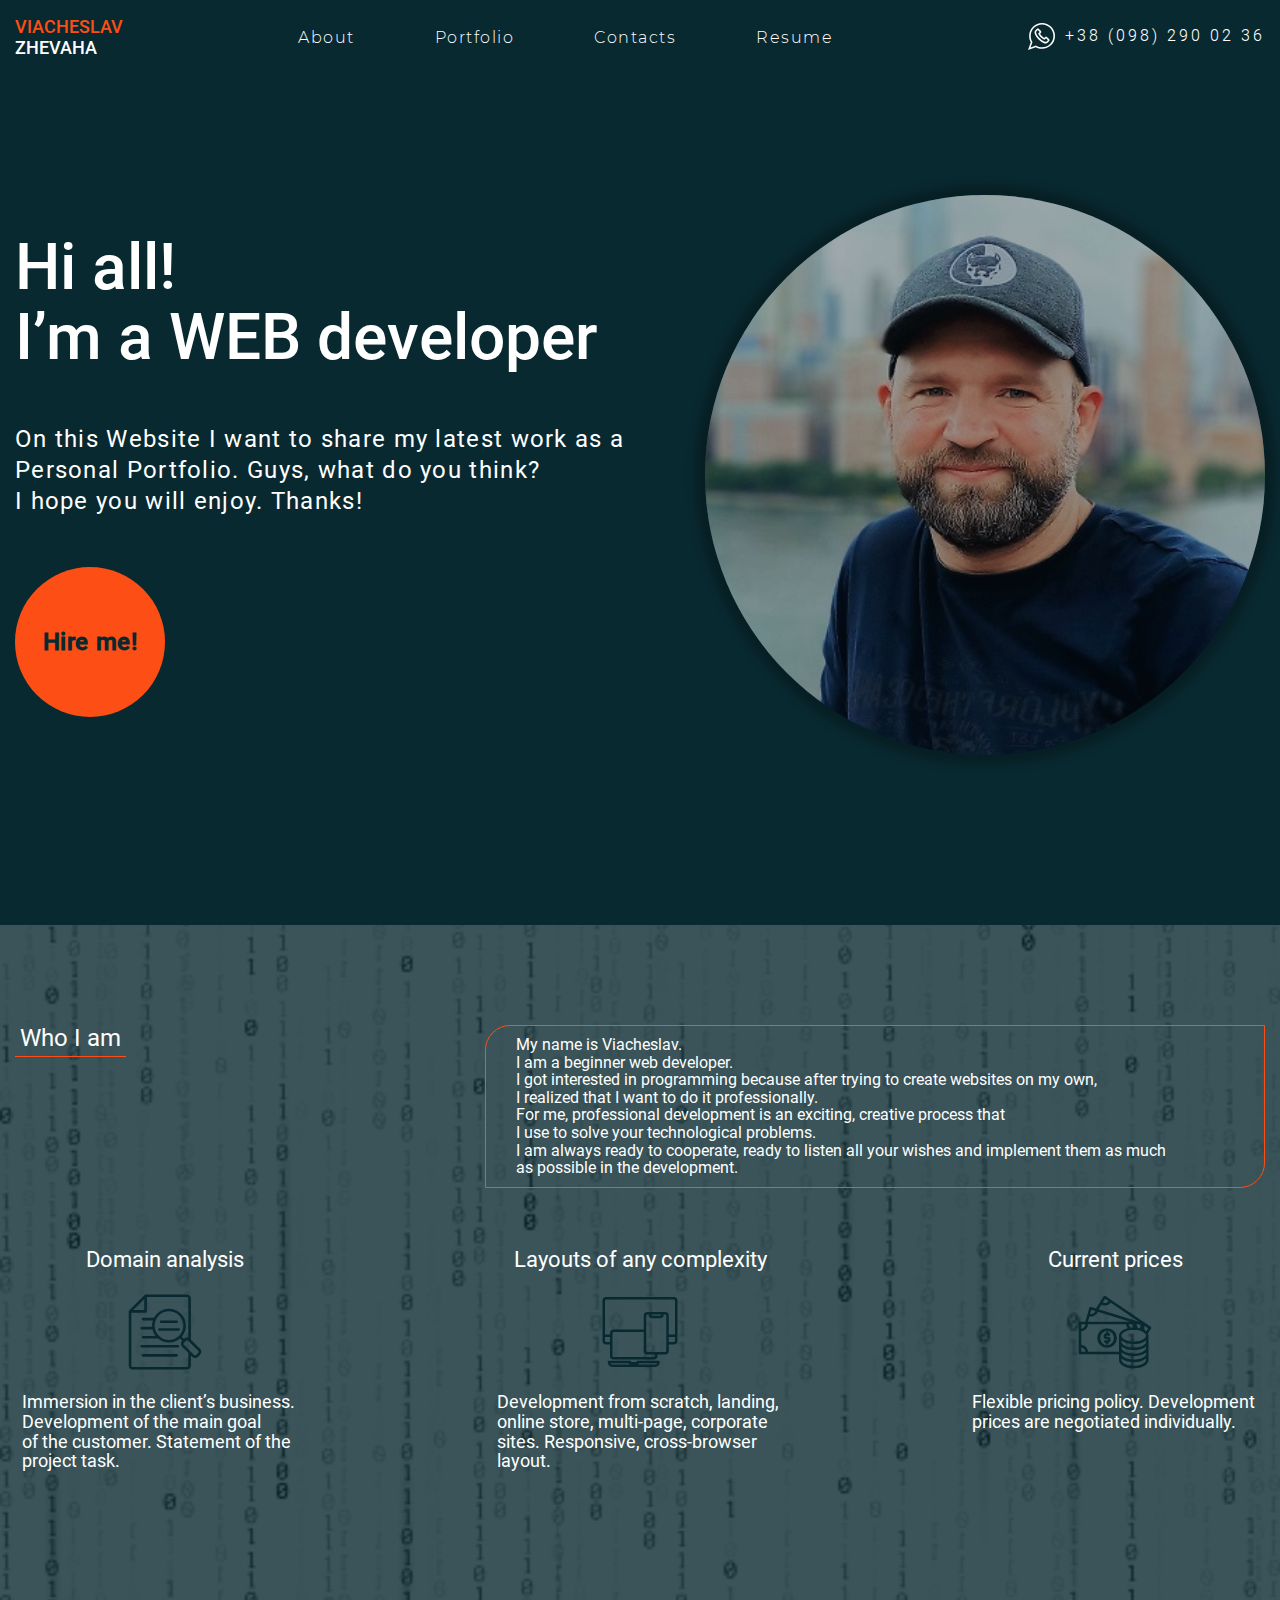
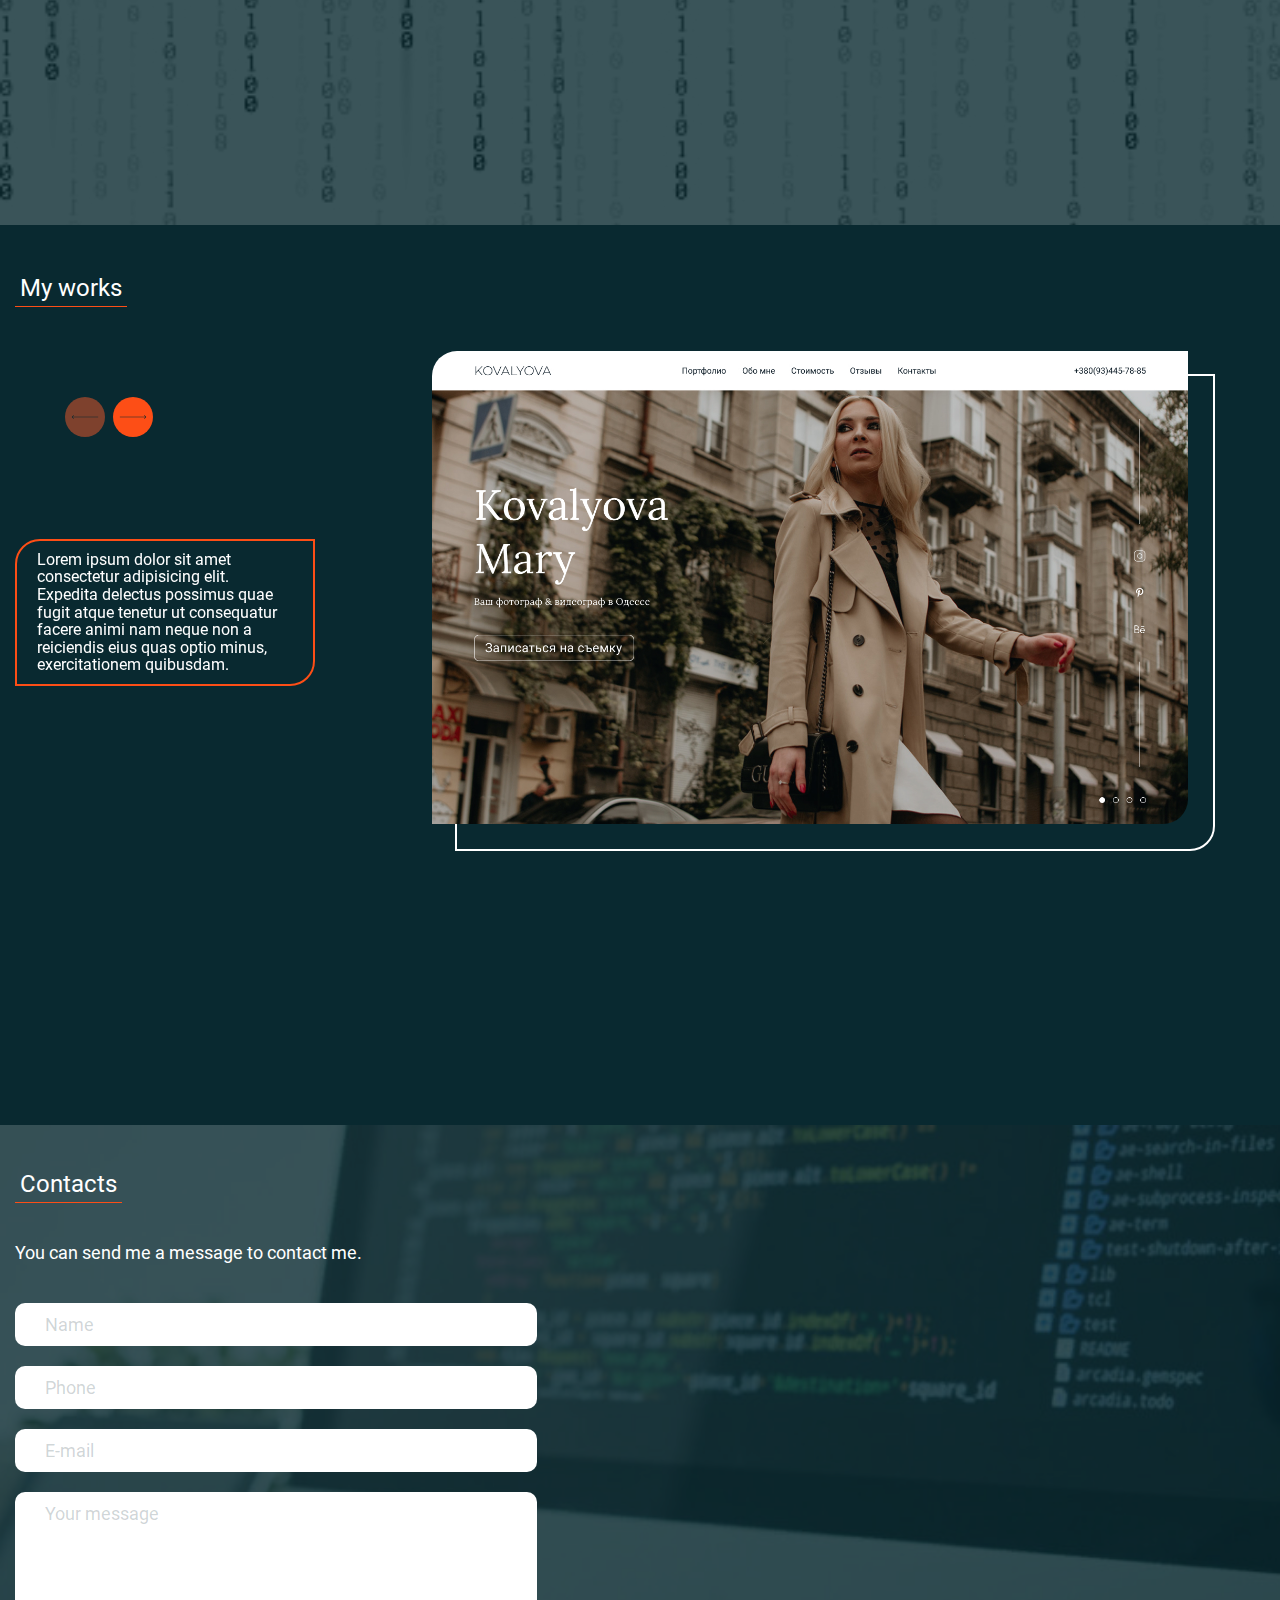
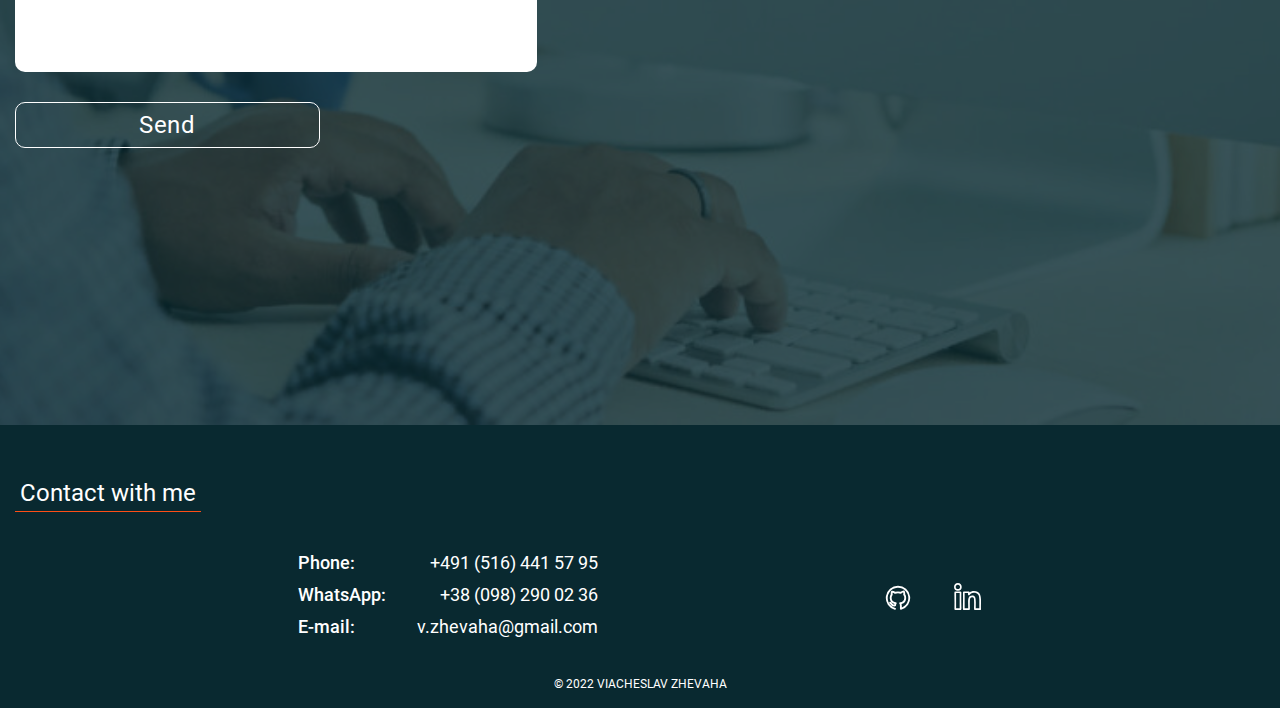
<file: index.html>
<!DOCTYPE html>
<html lang="en">

<head>
	<meta charset="UTF-8">
	<meta http-equiv="X-UA-Compatible" content="IE=edge">
	<meta name="viewport" content="width=device-width, initial-scale=1.0">
	<title>Portfolio Zhevaha Viacheslav</title>
	<link rel="stylesheet" href="css/style.min.css">
</head>

<body>
	<div class="wrapper">
		<header class="header fixed">
			<div class="container">
				<div class="header__content">

					<a class="header__logo goto logo" data-goto=".hero" href="#" tabindex="1">
						<span class="logo__name logo__name--first">Viacheslav</span>
						<span class="logo__name logo__name--second">Zhevaha</span>
					</a>

					<div class="header__menu menu">
						<button class="menu__burger burger" type="button" tabindex="2">
							<span></span>
							<span></span>
							<span></span>
						</button>

						<nav class="menu__body fixed">
							<span class="sr-only">Блок навигации</span>

							<ul class="menu__list">
								<li class="menu__item">
									<a class="menu__link hover goto" data-goto=".about" href="#" tabindex="3">About</a>
								</li>

								<li class="menu__item">
									<a class="menu__link hover goto" data-goto=".portfolio" href="#" tabindex="4">Portfolio</a>
								</li>

								<li class="menu__item">
									<a class="menu__link hover goto" data-goto=".contacts" href="#" tabindex="5">Contacts</a>
								</li>

								<li class="menu__item">
									<a class="menu__link hover goto" data-goto=".resume"
										href="https://docs.google.com/document/d/e/2PACX-1vQGf1Ae3GsRPy85oTOrkhu5jMAHnLLP1FiR_TLIBM1sxk_qfzFaFvKqnv2qJeYVfw/pub?embedded=true"
										tabindex="6" target="blank">Resume</a>
								</li>
							</ul>
						</nav>


					</div>

					<a class="menu__phone phone-menu hover dynamic-adaptive" data-da=".menu__body,992,last"
						href="https://wa.me/+380982900236" tabindex="7" target="blank">
						<svg class="phone-menu__icon">
							<use xlink:href="img/sprite.svg#whatsapp"></use>
						</svg>
						<div class="phone-menu__number">
							+38 (098) 290 02 36
						</div>
					</a>
				</div>
			</div>
		</header>
		<main class="page">

			<section class="hero">
				<div class="container">
					<div class="hero__inner">
						<div class="hero__content">
							<h1 class="hero__title">
								<span class="hero__item hero__item--name">
									Hi all!
								</span>
								<span class="hero__item hero__item--secondName">
									I’m a WEB developer
								</span>
							</h1>
							<div class="hero__item hero__item--subtitle">
								<p>
									On this Website I want to share my latest work as a Personal Portfolio.
									Guys, what do you think?
								</p>
								<p>
									I hope you will enjoy. Thanks!
								</p>
							</div>

							<button class="hero__button btn" type="button">
								Hire me!
							</button>
						</div>
						<div class="hero__person">
							<img class="hero__img" src="img/about/porter-manhatan.jpg" alt="Портрет Вячеслав Жевага в Нью Йорке">
						</div>
					</div>
				</div>
			</section>

			<section class="about" style="background-image: url(img/bg/matrix3.jpg) ;">
				<div class="container">
					<div class="about__content">

						<div class="about__top">
							<h2 class="about__title title">
								Who I am
							</h2>

							<div class="about__description">
								<p>
									My&nbsp;name is&nbsp;Viacheslav.
								</p>
								<p>
									I&nbsp;am a&nbsp;beginner web developer.
								</p>
								<p>
									I&nbsp;got interested in&nbsp;programming
									because after trying to&nbsp;create websites on&nbsp;my&nbsp;own,
								</p>
								<p>
									I&nbsp;realized that
									I&nbsp;want to&nbsp;do&nbsp;it&nbsp;professionally.
								<p>
									For&nbsp;me, professional development
									is&nbsp;an&nbsp;exciting, creative process that&nbsp;
								</p>
								<p>
									I use to&nbsp;solve your technological problems.
								</p>
								<p>
									I&nbsp;am always ready to&nbsp;cooperate, ready to&nbsp;listen all your wishes
									and implement them as&nbsp;much as&nbsp;possible in&nbsp;the development.
								</p>
							</div>
						</div>

						<ul class="about__advantages">
							<li class="about__item item-about">
								<div class="item-about__title">
									Domain analysis
								</div>
								<div class="item-about__picture">
									<svg class="item-about__icon">
										<use xlink:href="img/sprite.svg#analysis"></use>
									</svg>
								</div>
								<div class="item-about__description">
									Immersion in&nbsp;the client&rsquo;s business.
									Development of&nbsp;the main goal of&nbsp;the customer.
									Statement of&nbsp;the project task.
								</div>
							</li>

							<li class="about__item item-about">
								<div class="item-about__title">
									Layouts of&nbsp;any complexity
								</div>
								<div class="item-about__picture">
									<svg class="item-about__icon">
										<use xlink:href="img/sprite.svg#adaptive"></use>
									</svg>
								</div>
								<div class="item-about__description">
									Development from scratch, landing,
									online store, multi-page, corporate sites.
									Responsive, cross-browser layout.
								</div>
							</li>

							<li class="about__item item-about">
								<div class="item-about__title">
									Current prices
								</div>
								<div class="item-about__picture">
									<svg class="item-about__icon">
										<use xlink:href="img/sprite.svg#money"></use>
									</svg>
								</div>
								<div class="item-about__description">
									Flexible pricing policy.
									Development prices are negotiated individually.
								</div>
							</li>
						</ul>
					</div>
				</div>
			</section>

			<section class="portfolio">
				<div class="container">
					<div class="portfolio__wrapper">
						<h2 class="portfolio__title title">
							My works
						</h2>

						<div class="portfolio__slider slider-portfolio">
							<button class="slider-portfolio__arrow slider-portfolio__arrow--prev" type="button">
								<svg class="slider-portfolio__icon">
									<use xlink:href="img/sprite.svg#arrow-left"></use>
								</svg>
							</button>
							<button class="slider-portfolio__arrow slider-portfolio__arrow--next" type="button">
								<svg class="slider-portfolio__icon">
									<use xlink:href="img/sprite.svg#arrow-right"></use>
								</svg>
							</button>


							<ul class="slider-portfolio__wrapper">
								<li class="slider-portfolio__slide">
									<div class="slider-portfolio__description">
										<p>
											Lorem ipsum dolor sit amet consectetur adipisicing elit. Expedita delectus possimus quae fugit
											atque
											tenetur ut consequatur facere animi nam neque non a reiciendis eius quas optio minus,
											exercitationem
											quibusdam.
										</p>
									</div>
									<a class="slider-portfolio__link" href="https://sl101.github.io/Photographer-site/" target="blank">
										<img class="slider-portfolio__img" src="img/portfolio/photographer.jpg"
											alt="Main page of the site Masks">
									</a>
								</li>

								<li class="slider-portfolio__slide">
									<div class="slider-portfolio__description">
										<p>
											Lorem ipsum dolor sit amet consectetur adipisicing elit. Expedita delectus possimus quae fugit
											atque
											tenetur ut consequatur facere animi nam neque non a reiciendis eius quas optio minus,
											exercitationem
											quibusdam.
										</p>
									</div>
									<a class="slider-portfolio__link" href="https://sl101.github.io/Mascs-site/" target="blank">
										<img class="slider-portfolio__img" src="img/portfolio/masks.jpg" alt="Main page of the site Masks">
									</a>
								</li>

								<li class="slider-portfolio__slide">
									<div class="slider-portfolio__description">
										<p>
											Lorem ipsum dolor sit amet consectetur adipisicing elit. Expedita delectus possimus quae fugit
											atque
											tenetur ut consequatur facere animi nam neque non a reiciendis eius quas optio minus,
											exercitationem
											quibusdam.
										</p>
									</div>
									<a class="slider-portfolio__link" href="https://sl101.github.io/BarberShop/app/index.html"
										target="blank">
										<img class="slider-portfolio__img" src="img/portfolio/barber.jpg"
											alt="Main page of the site Barber Shop">
									</a>
								</li>

								<li class="slider-portfolio__slide">
									<div class="slider-portfolio__description">
										<p>
											Lorem ipsum dolor sit amet consectetur adipisicing elit. Expedita delectus possimus quae fugit
											atque
											tenetur ut consequatur facere animi nam neque non a reiciendis eius quas optio minus,
											exercitationem
											quibusdam.
										</p>
									</div>
									<a class="slider-portfolio__link" href="https://sl101.github.io/Ascents-site/" target="blank">
										<img class="slider-portfolio__img" src="img/portfolio/ascents.jpg"
											alt="Main page of the site Barber Shop">
									</a>
								</li>
							</ul>
							<div class="slider-portfolio__pagination"></div>
						</div>
					</div>

				</div>
			</section>

			<section class="contacts" style="background-image: url(img/bg/webdev.jpg);">
				<div class="container">
					<div class="contacts__top">
						<h2 class="contacts__title title">
							Contacts
						</h2>

						<div class="contacts__message">
							<p>
								You can send me&nbsp;a&nbsp;message to&nbsp;contact&nbsp;me.
							</p>
						</div>
					</div>

					<div class="contacts__content">
						<form class="contacts__form form" action="#">
							<label class="form__label label">
								<input class="form__input form__input--name" type="text" name="name" data-validate-field="name"
									autocomplete="off" placeholder="Name" required>
							</label>

							<label class="form__label label">
								<input class="form__input form__input--phone" type="tel" name="tel" data-validate-field="tel"
									autocomplete="off" placeholder="Phone" required>
							</label>

							<label class="form__label label">
								<input class="form__input form__input--email" type="email" name="email" data-validate-field="email"
									autocomplete="off" placeholder="E-mail" required>
							</label>

							<label class="form__label label">
								<textarea class="form__input form__input--text" placeholder="Your message"></textarea>
							</label>

							<button class="form__button btn btn--white" type="submit">
								Send
							</button>
						</form>
					</div>
				</div>
			</section>
		</main>

		<footer class="footer" id="footer">
			<div class="container">
				<div class="footer__wrapper">

					<h2 class="footer__title title">
						Contact with me
					</h2>

					<div class="footer__content">
						<ul class="footer__contacts contacts-footer">
							<li class="contacts-footer__item contacts-footer__item--phone">
								<span class="contacts-footer__name">
									Phone:
								</span>
								<a class="contacts-footer__value hover" href="tel:+4915164415795">
									+491 (516) 441 57 95
								</a>
							</li>

							<li class="contacts-footer__item contacts-footer__item--address">
								<span class="contacts-footer__name">
									WhatsApp:
								</span>
								<a class="contacts-footer__value hover" href="https://api.whatsapp.com/send/?phone=380982900236"
									target="_blank">
									+38 (098) 290 02 36
								</a>
							</li>

							<li class="contacts-footer__item contacts-footer__item--maile">
								<span class="contacts-footer__name">
									E-mail:
								</span>
								<a class="contacts-footer__value hover" href="mailto:v.zhevaha@gmail.com">
									v.zhevaha@gmail.com
								</a>
							</li>
						</ul>

						<ul class="footer__media-list social-media">
							<li class="social-media__item">
								<a class="social-media__link" href="https://github.com/sl101?tab=repositories" target="blank"
									aria-label="My GitHub">
									<svg class="social-media__icon social-media__icon--github">
										<use xlink:href="img/sprite.svg#github"></use>
									</svg>
								</a>
							</li>

							<li class="social-media__item">
								<a class="social-media__link" href="https://www.linkedin.com/in/viacheslav-zhevaha/" target="blank"
									aria-label="My Linkedin">
									<svg class="social-media__icon">
										<use xlink:href="img/sprite.svg#linkedin"></use>
									</svg>
								</a>
							</li>
						</ul>
					</div>
				</div>

				<span class="footer__copy">
					&copy; 2022 Viacheslav Zhevaha
				</span>
			</div>
		</footer>
	</div>

	<script src="js/app.min.js"></script>
</body>

</html>
</file>
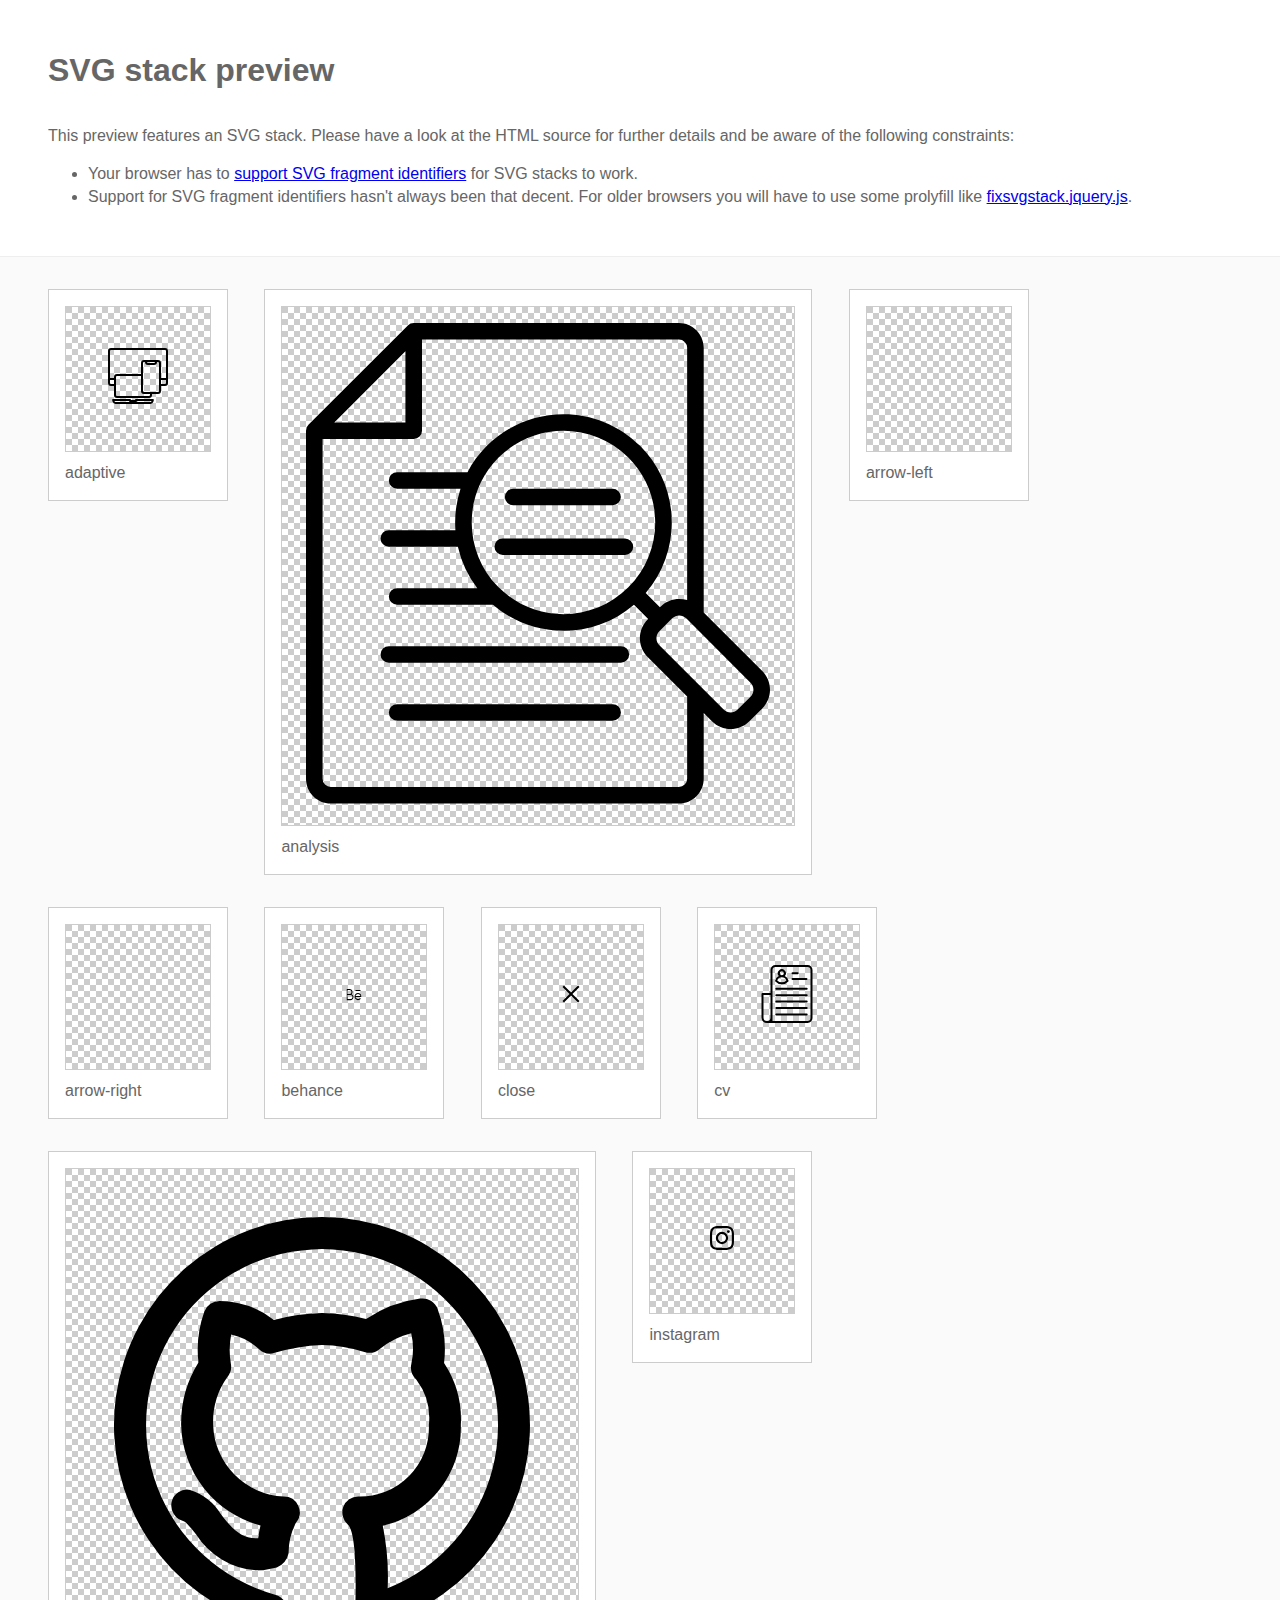
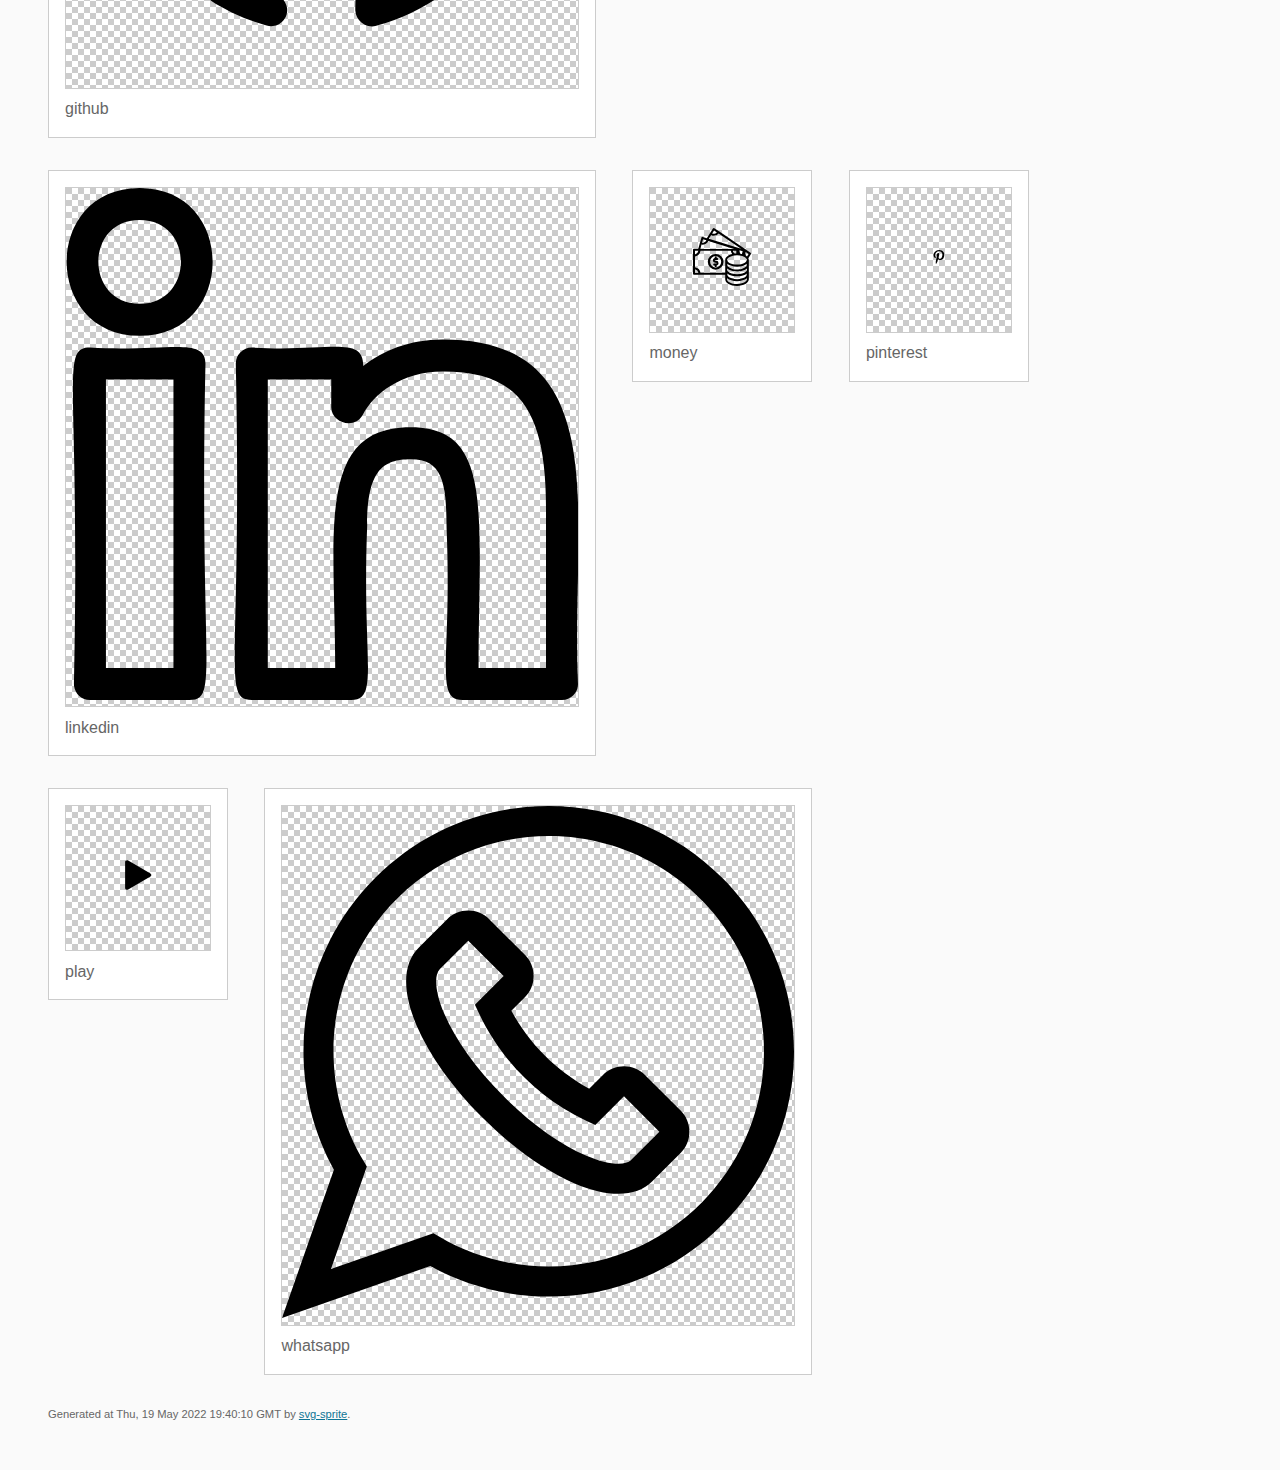
<file: img/stack/sprite.stack.html>
<!DOCTYPE html>
<html lang="en" xmlns="http://www.w3.org/1999/xhtml">
	<head>
		<meta charset="utf-8"/>
		<meta http-equiv="X-UA-Compatible" content="IE=Edge"/>
		<title>SVG stack preview | svg-sprite</title>
		<style>@charset "UTF-8";body{padding:0;margin:0;color:#666;background:#fafafa;font-family:Arial,Helvetica,sans-serif;font-size:1em;line-height:1.4}header{display:block;padding:3em 3em 2em 3em;background-color:#fff}header p{margin:2em 0 0 0}section{border-top:1px solid #eee;padding:2em 3em 0 3em}section ul{margin:0;padding:0}section li{display:inline;display:inline-block;background-color:#fff;position:relative;margin:0 2em 2em 0;vertical-align:top;border:1px solid #ccc;padding:1em 1em 3em 1em;cursor:default}.icon-box{margin:0;width:144px;height:144px;position:relative;background:#ccc url("[data-uri]") top left repeat;border:1px solid #ccc;display:table-cell;vertical-align:middle;text-align:center}.icon{display:inline;display:inline-block}h1{margin-top:0}h2{margin:0;padding:0;font-size:1em;font-weight:normal;white-space:nowrap;overflow:hidden;text-overflow:ellipsis;position:absolute;left:1em;right:1em;bottom:1em}footer{display:block;margin:0;padding:0 3em 3em 3em}footer p{margin:0;font-size:.7em}footer a{color:#0f7595;margin-left:0}</style>

<!--

Sprite shape dimensions
====================================================================================================
You will need to set the sprite shape dimensions via CSS when you use them as stack SVGs, otherwise
they would become a huge 100% in size. You may use the following dimension classes for doing so.
They might well be outsourced to an external stylesheet of course.

-->

<style type="text/css">
	.svg-adaptive-dims { width: 64px; height: 64px; }
	.svg-analysis-dims { width: 512px; height: 512px; }
	.svg-arrow-left-dims { width: 51px; height: 8px; }
	.svg-arrow-right-dims { width: 51px; height: 8px; }
	.svg-behance-dims { width: 20px; height: 15px; }
	.svg-close-dims { width: 18px; height: 18px; }
	.svg-cv-dims { width: 64px; height: 64px; }
	.svg-github-dims { width: 512px; height: 512px; }
	.svg-instagram-dims { width: 24px; height: 24px; }
	.svg-linkedin-dims { width: 512px; height: 512px; }
	.svg-money-dims { width: 64px; height: 64px; }
	.svg-pinterest-dims { width: 14px; height: 18px; }
	.svg-play-dims { width: 32px; height: 36px; }
	.svg-whatsapp-dims { width: 512px; height: 512px; }
</style>

<!--
====================================================================================================
-->

	</head>
	<body>
		<header>
			<h1>SVG stack preview</h1>
			<p>This preview features an SVG stack. Please have a look at the HTML source for further details and be aware of the following constraints:</p>
			<ul>
				<li>Your browser has to <a href="http://caniuse.com/#feat=svg-fragment" target="_blank" rel="noopener noreferrer">support SVG fragment identifiers</a> for SVG stacks to work.</li>
				<li>Support for SVG fragment identifiers hasn't always been that decent. For older browsers you will have to use some prolyfill like <a href="https://github.com/preciousforever/SVG-Stacker/blob/master/fixsvgstack.jquery.js" target="_blank" rel="noopener noreferrer">fixsvgstack.jquery.js</a>.</li>
			</ul>
		</header>
		<section>

<!--

SVG stack
====================================================================================================
These SVG images make use of fragment identifiers (IDs) to reference certain portions of the
external sprite. By default, all shapes inside the sprite are hidden by CSS. The `:target` pseudo
selector is used to show the very shape that is referenced by the fragment identifier.

-->

			<ul>

				<li title="adaptive">
					<div class="icon-box">

						<!-- adaptive -->
						<img src="../sprite.svg#adaptive" class="svg-adaptive-dims" alt="adaptive"/>

					</div>
					<h2>adaptive</h2>
				</li>
				<li title="analysis">
					<div class="icon-box">

						<!-- analysis -->
						<img src="../sprite.svg#analysis" class="svg-analysis-dims" alt="analysis"/>

					</div>
					<h2>analysis</h2>
				</li>
				<li title="arrow-left">
					<div class="icon-box">

						<!-- arrow-left -->
						<img src="../sprite.svg#arrow-left" class="svg-arrow-left-dims" alt="arrow-left"/>

					</div>
					<h2>arrow-left</h2>
				</li>
				<li title="arrow-right">
					<div class="icon-box">

						<!-- arrow-right -->
						<img src="../sprite.svg#arrow-right" class="svg-arrow-right-dims" alt="arrow-right"/>

					</div>
					<h2>arrow-right</h2>
				</li>
				<li title="behance">
					<div class="icon-box">

						<!-- behance -->
						<img src="../sprite.svg#behance" class="svg-behance-dims" alt="behance"/>

					</div>
					<h2>behance</h2>
				</li>
				<li title="close">
					<div class="icon-box">

						<!-- close -->
						<img src="../sprite.svg#close" class="svg-close-dims" alt="close"/>

					</div>
					<h2>close</h2>
				</li>
				<li title="cv">
					<div class="icon-box">

						<!-- cv -->
						<img src="../sprite.svg#cv" class="svg-cv-dims" alt="cv"/>

					</div>
					<h2>cv</h2>
				</li>
				<li title="github">
					<div class="icon-box">

						<!-- github -->
						<img src="../sprite.svg#github" class="svg-github-dims" alt="github"/>

					</div>
					<h2>github</h2>
				</li>
				<li title="instagram">
					<div class="icon-box">

						<!-- instagram -->
						<img src="../sprite.svg#instagram" class="svg-instagram-dims" alt="instagram"/>

					</div>
					<h2>instagram</h2>
				</li>
				<li title="linkedin">
					<div class="icon-box">

						<!-- linkedin -->
						<img src="../sprite.svg#linkedin" class="svg-linkedin-dims" alt="linkedin"/>

					</div>
					<h2>linkedin</h2>
				</li>
				<li title="money">
					<div class="icon-box">

						<!-- money -->
						<img src="../sprite.svg#money" class="svg-money-dims" alt="money"/>

					</div>
					<h2>money</h2>
				</li>
				<li title="pinterest">
					<div class="icon-box">

						<!-- pinterest -->
						<img src="../sprite.svg#pinterest" class="svg-pinterest-dims" alt="pinterest"/>

					</div>
					<h2>pinterest</h2>
				</li>
				<li title="play">
					<div class="icon-box">

						<!-- play -->
						<img src="../sprite.svg#play" class="svg-play-dims" alt="play"/>

					</div>
					<h2>play</h2>
				</li>
				<li title="whatsapp">
					<div class="icon-box">

						<!-- whatsapp -->
						<img src="../sprite.svg#whatsapp" class="svg-whatsapp-dims" alt="whatsapp"/>

					</div>
					<h2>whatsapp</h2>
				</li>
			</ul>

<!--
====================================================================================================
-->

		</section>
		<footer>
			<p>Generated at Thu, 19 May 2022 19:40:10 GMT by <a href="https://github.com/svg-sprite/svg-sprite" target="_blank" rel="noopener noreferrer">svg-sprite</a>.</p>
		</footer>
	</body>
</html>
</file>
<file: css/style.min.css>
@font-face {
  font-family: Montserrat;
  font-display: swap;
  src: url("../fonts/Montserrat-Light.woff2") format("woff2"), url("../fonts/Montserrat-Light.woff") format("woff");
  font-weight: 300;
  font-style: normal;
}
@font-face {
  font-family: Montserrat;
  font-display: swap;
  src: url("../fonts/Montserrat-Medium.woff2") format("woff2"), url("../fonts/Montserrat-Medium.woff") format("woff");
  font-weight: 500;
  font-style: normal;
}
@font-face {
  font-family: Roboto;
  font-display: swap;
  src: url("../fonts/Roboto-Light.woff2") format("woff2"), url("../fonts/Roboto-Light.woff") format("woff");
  font-weight: 300;
  font-style: normal;
}
@font-face {
  font-family: Roboto;
  font-display: swap;
  src: url("../fonts/Roboto-Regular.woff2") format("woff2"), url("../fonts/Roboto-Regular.woff") format("woff");
  font-weight: 400;
  font-style: normal;
}
@font-face {
  font-family: Roboto;
  font-display: swap;
  src: url("../fonts/Roboto-Medium.woff2") format("woff2"), url("../fonts/Roboto-Medium.woff") format("woff");
  font-weight: 500;
  font-style: normal;
}
html {
  box-sizing: border-box;
}

*,
*::after,
*::before {
  box-sizing: inherit;
}

ul,
ol {
  padding: 0;
}

body,
h1,
h2,
h3,
h4,
h5,
h6,
p,
ul,
ol,
li,
figure,
figcaption,
blockquote,
dl,
dd {
  margin: 0;
}

h1,
h2,
h3,
h4,
h5,
h6 {
  font-weight: inherit;
  font-size: inherit;
}

ul {
  list-style: none;
}

img {
  max-width: 100%;
  display: inline-block;
  vertical-align: middle;
}

input,
button,
textarea,
select {
  font: inherit;
  cursor: pointer;
}

a {
  text-decoration: none;
  color: inherit;
}

button {
  border: none;
  background-color: transparent;
  cursor: pointer;
}

.sr-only {
  position: absolute;
  width: 1px;
  height: 1px;
  padding: 0;
  margin: -1px;
  overflow: hidden;
  clip: rect(0, 0, 0, 0);
  white-space: nowrap;
  border: 0;
}

html,
body {
  min-height: 100%;
  font-size: 18px;
}

body {
  font-family: "Roboto", sans-serif;
  font-weight: 400;
  line-height: 1.1;
  background-color: #fff;
  color: #092930;
}

.lock {
  position: relative;
  overflow: hidden;
  width: 100%;
  height: 100%;
  z-index: 22;
  background-color: rgba(9, 41, 48, 0.8);
}
.lock::before {
  content: "";
  position: absolute;
  z-index: 22;
  top: 0;
  left: 0;
  width: 100%;
  height: 100%;
  background-color: rgba(9, 41, 48, 0.8);
}

.wrapper {
  width: 100%;
  min-height: 100%;
  overflow: hidden;
  display: flex;
  flex-direction: column;
}

.page {
  flex: 1 1 auto;
}

.container {
  max-width: 1310px;
  padding: 0 15px;
  margin: 0 auto;
}

.burger {
  display: none;
  background-color: transparent;
  border: none;
}
@media only screen and (max-width: 991.98px) {
  .burger {
    display: block;
    position: relative;
    top: 0;
    right: 0;
    width: 30px;
    height: 18px;
    cursor: pointer;
    z-index: 5;
  }
  .burger span {
    transition: all 0.3s ease 0s;
    top: calc(50% - 1px);
    left: 0px;
    position: absolute;
    width: 100%;
    height: 1px;
    background-color: #fff;
  }
  .burger span:first-child {
    top: 0px;
  }
  .burger span:last-child {
    top: auto;
    bottom: 0px;
  }
  .burger.active span {
    transform: scale(0);
  }
  .burger.active span:first-child {
    transform: rotate(-45deg);
    top: calc(50% - 1px);
  }
  .burger.active span:last-child {
    transform: rotate(45deg);
    bottom: calc(50% - 1px);
  }
}
@media only screen and (max-width: 479.98px) {
  .burger {
    top: -4px;
    right: 7px;
  }
}

.hover {
  outline: transparent;
  border-top: 1px solid transparent;
  border-bottom: 1px solid transparent;
  transition: all 0.4s ease-in;
}
@media only screen and (min-width: 991.98px) {
  .hover:focus {
    border-bottom: 1px solid #fd4e16;
  }
  .hover:hover {
    border-bottom: 1px solid transparent;
    color: #fd4e16;
  }
  .hover:active {
    border-bottom: 1px solid #fd4e16;
    color: #fd4e16;
  }
}

.title {
  font-size: 24px;
  display: inline-block;
  padding: 0 5px 5px;
  margin-bottom: 40px;
  border-bottom: 1px solid #fd4e16;
}

.btn {
  font-family: Roboto;
  border-radius: 10px;
  border-width: 1px;
  border-style: solid;
  font-size: 24px;
  padding: 9px 20px;
  outline: none;
  color: inherit;
  letter-spacing: 0.6px;
  background-color: transparent;
  transition: all 0.4s ease-in;
}
@media only screen and (min-width: 991.98px) {
  .btn:focus {
    background-color: #e5e5e5;
  }
  .btn:hover {
    color: #fd4e16;
    border-color: #fff;
    background-color: #fff;
  }
  .btn:active {
    transform: translate(2px, 2px);
  }
}
.btn--white {
  border-color: #fff;
}
.btn--black {
  color: #092930;
  border-color: #092930;
}

.header {
  position: fixed;
  z-index: 50;
  width: 100%;
  min-height: 75px;
}
.header::before {
  content: "";
  position: absolute;
  top: 0;
  left: 0;
  width: 100%;
  height: 100%;
  background-color: #092930;
}
@media only screen and (max-width: 991.98px) {
  .header::before {
    z-index: 2;
  }
}
@media only screen and (max-width: 479.98px) {
  .header {
    min-height: 100px;
  }
}
.header__content {
  display: flex;
  align-items: center;
  justify-content: space-between;
  min-height: 75px;
}
@media only screen and (max-width: 479.98px) {
  .header__content {
    min-height: 100px;
    align-items: flex-end;
    padding: 0 0 20px 0;
  }
}
.header__logo {
  font-family: Roboto, sans-serif;
  font-weight: 500;
  font-size: 18px;
  display: inline-block;
  text-transform: uppercase;
}
@media only screen and (max-width: 479.98px) {
  .header__logo {
    font-size: 20px;
  }
}

.logo {
  position: relative;
  z-index: 5;
  min-height: 100%;
  transition: all 0.8s ease;
}
.logo::before {
  content: "";
  position: absolute;
  z-index: 5;
  top: 0;
  left: 0;
  width: 100%;
  height: 100%;
}
.logo__name {
  position: relative;
  z-index: 1;
  color: #fff;
  transition: all 0.8s ease;
  border-bottom: 1px solid transparent;
}
.logo__name--first {
  display: block;
  color: #fd4e16;
}
.logo__name--second {
  display: block;
}
@media only screen and (min-width: 991.98px) {
  .logo:hover .logo__name {
    color: #fd4e16;
  }
  .logo:hover .logo__name--first {
    color: #fff;
  }
  .logo:focus {
    outline: none;
  }
  .logo:focus .logo__name--second {
    border-bottom: 1px solid #fd4e16;
  }
}

.menu {
  margin: 0 20px 0 0;
}
@media only screen and (max-width: 991.98px) {
  .menu {
    margin: 0;
  }
}
@media only screen and (max-width: 767.98px) {
  .menu {
    width: 100%;
    display: flex;
    justify-content: flex-end;
    align-items: center;
  }
}
.menu__body {
  font-family: Montserrat, sans-serif;
  position: relative;
  z-index: 1;
  width: 100%;
  display: flex;
  justify-content: space-between;
  align-items: center;
  transition: all 0.8s ease-out;
}
@media only screen and (max-width: 991.98px) {
  .menu__body {
    position: fixed;
    top: 0;
    left: 0;
    flex-direction: column;
    width: 100%;
    height: 100%;
    overflow: auto;
    transform: translate(-100%, 0);
    background-color: #092930;
    padding: 150px 20px 130px;
  }
}
.menu__body.active {
  transform: translate(0, 0);
}
.menu__list {
  display: flex;
  justify-content: space-between;
  align-items: center;
}
@media only screen and (max-width: 991.98px) {
  .menu__list {
    flex-direction: column;
    align-items: start;
    margin: 0 0 50px;
  }
}
.menu__item {
  flex: 0 0 auto;
}
.menu__item:not(:last-child) {
  margin: 0 80px 0 0;
}
@media only screen and (max-width: 991.98px) {
  .menu__item:not(:last-child) {
    margin: 0 0 50px 0;
  }
}
.menu__link, .menu__phone {
  font-weight: 300;
  padding: 0 0 3px 0;
  color: #fff;
  font-size: 16px;
  letter-spacing: 1.5px;
}
@media only screen and (max-width: 991.98px) {
  .menu__link, .menu__phone {
    font-size: 32px;
  }
}
.menu__phone {
  position: relative;
  z-index: 1;
  order: 2;
  flex: 0 0 auto;
  display: inline-block;
  letter-spacing: 3px;
}
@media only screen and (max-width: 479.98px) {
  .menu__phone {
    font-size: 26px;
  }
}

.phone-menu {
  display: flex;
  justify-content: space-between;
  align-items: center;
}
.phone-menu__icon {
  width: 27px;
  height: 27px;
  fill: currentColor;
}
.phone-menu__number {
  margin-left: 10px;
}

.hero {
  max-width: 100%;
  padding: 100px 0 0 0;
  margin: -75px 0 0 0;
  background-color: #092930;
}
.hero__inner {
  display: flex;
  justify-content: space-between;
  align-items: center;
  min-height: 100vh;
}
@media only screen and (max-width: 1199.98px) {
  .hero__inner {
    flex-direction: column-reverse;
    justify-content: center;
    padding: 110px 0;
    min-height: 100%;
  }
}
.hero__content {
  position: relative;
  z-index: 2;
  max-width: 50%;
  display: flex;
  flex-direction: column;
  justify-content: center;
}
@media only screen and (max-width: 1199.98px) {
  .hero__content {
    max-width: 80%;
  }
}
@media only screen and (max-width: 767.98px) {
  .hero__content {
    margin-bottom: 50px;
  }
}
.hero__title,
.hero .hero__item--subtitle {
  color: #fff;
  margin: 0 0 50px 0;
}
.hero__item {
  display: block;
}
.hero__item--name, .hero__item--secondName {
  font-weight: 500;
  font-size: 64px;
}
@media only screen and (max-width: 767.98px) {
  .hero__item--name, .hero__item--secondName {
    font-size: 38px;
  }
}
@media only screen and (max-width: 479.98px) {
  .hero__item--name, .hero__item--secondName {
    font-size: 24px;
  }
}
.hero__item--subtitle {
  font-size: 24px;
  line-height: 1.3;
  letter-spacing: 1.3px;
}
@media only screen and (max-width: 767.98px) {
  .hero__item--subtitle {
    font-size: 18px;
  }
}
@media only screen and (max-width: 479.98px) {
  .hero__item--subtitle {
    font-size: 14px;
  }
}
.hero__button {
  width: 150px;
  height: 150px;
  flex: 0 0 150px;
  border-radius: 100%;
  border: 0;
  font-size: 24px;
  font-weight: 700;
  background-color: #fd4e16;
}
@media only screen and (max-width: 767.98px) {
  .hero__button {
    flex: 0 0 120px;
    width: 120px;
    height: 120px;
    font-size: 18px;
  }
}
.hero__person {
  position: relative;
  max-width: 560px;
  width: 100%;
  background-color: #092930;
  border-radius: 100%;
  box-shadow: 0 0 10px 10px rgba(0, 0, 0, 0.25);
}
.hero__person:before {
  content: "";
  position: absolute;
  top: 0;
  left: 0;
  width: 100%;
  height: 100%;
  border-radius: 100%;
  background-color: rgba(9, 41, 48, 0.2);
}
@media only screen and (max-width: 1199.98px) {
  .hero__person {
    margin: 20px 0 50px;
  }
}
.hero__img {
  border-radius: 100%;
  width: 100%;
}

.about {
  position: relative;
  max-width: 100%;
  min-height: 100vh;
  background-repeat: no-repeat;
  background-position: center;
  background-size: cover;
  padding: 100px 0 50px;
}
.about::before {
  content: "";
  position: absolute;
  z-index: 1;
  top: 0;
  left: 0;
  width: 100%;
  height: 100%;
  background-color: rgba(9, 41, 48, 0.8);
}
.about__content {
  position: relative;
  z-index: 2;
  color: #fff;
}
.about__top {
  display: flex;
  justify-content: space-between;
  margin-bottom: 50px;
}
@media only screen and (max-width: 991.98px) {
  .about__top {
    flex-direction: column;
  }
}
.about__title {
  align-self: start;
}
@media only screen and (max-width: 767.98px) {
  .about__title {
    align-self: center;
  }
}
.about__description {
  max-width: 780px;
  padding: 10px 30px;
  border: 1px solid #fd4e16;
  border-top-left-radius: 25px;
  border-bottom-right-radius: 25px;
  font-size: 16px;
}
@media only screen and (max-width: 991.98px) {
  .about__description {
    align-self: center;
  }
}
@media only screen and (max-width: 479.98px) {
  .about__description {
    text-align: center;
  }
}
.about__advantages {
  display: flex;
  justify-content: space-between;
}
@media only screen and (max-width: 991.98px) {
  .about__advantages {
    flex-direction: column;
    align-items: center;
  }
}

.item-about {
  max-width: 300px;
  padding: 10px 7px;
  text-align: center;
}
@media only screen and (max-width: 991.98px) {
  .item-about:not(:last-child) {
    margin-bottom: 40px;
  }
}
.item-about__title {
  font-size: 22px;
}
.item-about__picture {
  position: relative;
  z-index: 1;
  width: 80px;
  height: 80px;
  margin: 20px auto;
}
.item-about__picture:after {
  content: "";
  position: absolute;
  z-index: 2;
  top: 0;
  left: 0;
  width: 100%;
  height: 100%;
}
.item-about__icon {
  width: 100%;
  height: 100%;
  fill: #092930;
}
.item-about__description {
  text-align: left;
}
@media only screen and (max-width: 479.98px) {
  .item-about__description {
    text-align: center;
  }
}

.portfolio {
  min-height: 100vh;
  padding: 50px 0 50px;
  background-color: #092930;
}
.portfolio__wrapper {
  width: 100%;
  color: #fff;
}

.slider-portfolio {
  position: relative;
  overflow: hidden;
}
.slider-portfolio__arrow {
  position: absolute;
  z-index: 5;
  top: 50px;
  left: 50px;
  width: 40px;
  height: 40px;
  outline: none;
  background-color: #fd4e16;
  border: 1px solid transparent;
  border-radius: 100%;
  transition: all 0.4s ease;
}
.slider-portfolio__arrow--next {
  transform: translateX(120%);
}
@media only screen and (min-width: 991.98px) {
  .slider-portfolio__arrow:focus {
    background-color: #fff;
  }
  .slider-portfolio__arrow:focus .slider-portfolio__icon {
    fill: #092930;
  }
  .slider-portfolio__arrow:hover {
    background-color: #fff;
  }
  .slider-portfolio__arrow:hover .slider-portfolio__icon {
    fill: #fd4e16;
  }
}
.slider-portfolio .swiper-button-disabled {
  background-color: #7e412d;
}
.slider-portfolio__icon {
  position: absolute;
  z-index: 2;
  top: 50%;
  left: 50%;
  transform: translate(-50%, -50%);
  width: 27px;
  height: 5px;
  fill: #092930;
  transition: all 0.4s ease;
}
.slider-portfolio__wrapper {
  display: flex;
}
.slider-portfolio__slide {
  flex: 0 0 100%;
  min-height: 550px;
  padding: 10px 50px 30px 0;
  display: flex;
  align-items: center;
  justify-content: space-between;
}
@media only screen and (max-width: 1199.98px) {
  .slider-portfolio__slide {
    flex-direction: column;
  }
}
.slider-portfolio__link {
  display: block;
  max-width: 760px;
  outline: none;
  border: 2px solid transparent;
  border: 2px solid #fff;
  border-top-left-radius: 25px;
  border-bottom-right-radius: 25px;
  transition: all 0.4s ease-in;
}
@media only screen and (min-width: 991.98px) {
  .slider-portfolio__link:focus {
    background-color: rgba(9, 41, 48, 0.01);
  }
  .slider-portfolio__link:hover {
    border-color: #fd4e16;
    background-color: #092930;
  }
  .slider-portfolio__link:hover .slider-portfolio__img {
    box-shadow: 4px 4px 10px 10px rgba(0, 0, 0, 0.25);
  }
}
.slider-portfolio__img {
  min-height: 460px;
  object-fit: cover;
  transform: translate(-25px, -25px);
  border-top-left-radius: 25px;
  border-bottom-right-radius: 25px;
  transition: all 0.4s ease-in;
}
.slider-portfolio__description {
  max-width: 300px;
  padding: 10px 20px;
  border: 2px solid #fd4e16;
  border-top-left-radius: 25px;
  border-bottom-right-radius: 25px;
  font-size: 16px;
}
@media only screen and (max-width: 1199.98px) {
  .slider-portfolio__description {
    max-width: 100%;
    margin-bottom: 30px;
    border: 2px solid transparent;
  }
}

.contacts {
  position: relative;
  max-width: 100%;
  min-height: 100vh;
  padding: 46px 0 143px;
  background-repeat: no-repeat;
  background-position: center;
  background-size: cover;
}
.contacts:before {
  content: "";
  position: absolute;
  z-index: 1;
  top: 0;
  left: 0;
  width: 100%;
  height: 100%;
  background-color: rgba(9, 41, 48, 0.8);
}
.contacts__top {
  width: 100%;
}
@media only screen and (max-width: 767.98px) {
  .contacts__top {
    text-align: center;
  }
}
.contacts__title {
  color: #fff;
}
.contacts__content {
  max-width: 522px;
}
@media only screen and (max-width: 767.98px) {
  .contacts__content {
    margin: 0 auto;
  }
}
.contacts__title, .contacts__content, .contacts__message {
  position: relative;
  z-index: 2;
}
.contacts__message {
  max-width: 100%;
  color: #fff;
  font-size: 18px;
  margin-bottom: 40px;
}
@media only screen and (max-width: 767.98px) {
  .contacts__message {
    text-align: center;
  }
}

.form {
  width: 100%;
  display: flex;
  flex-direction: column;
}
.form__input {
  display: block;
  width: 100%;
  outline: none;
  border-radius: 10px;
  border: none;
  padding: 12px 30px 11px;
  margin: 0 0 20px 0;
  caret-color: rgba(9, 41, 48, 0.4);
  transition: all 0.4s ease;
}
.form__input::placeholder {
  color: rgba(9, 41, 48, 0.2);
  transition: all 0.4s ease;
}
@media only screen and (min-width: 991.98px) {
  .form__input:focus::placeholder {
    color: rgba(9, 41, 48, 0.4);
  }
  .form__input:hover::placeholder {
    color: #092930;
  }
}
.form__input--text {
  min-height: 180px;
  margin: 0 0 30px 0;
  resize: none;
}
.form__button {
  width: 100%;
  max-width: 305px;
  color: #fff;
}
@media only screen and (max-width: 767.98px) {
  .form__button {
    align-self: center;
  }
}
@media only screen and (max-width: 479.98px) {
  .form__button {
    max-width: 100%;
  }
}

.footer {
  padding: 55px 0 17px;
  background-color: #092930;
}
.footer__wrapper {
  color: #fff;
}
@media only screen and (max-width: 767.98px) {
  .footer__wrapper {
    display: flex;
    flex-direction: column;
    align-items: center;
  }
}
.footer__content {
  display: flex;
  justify-content: space-evenly;
  align-items: center;
  margin: 0 0 30px 0;
}
@media only screen and (max-width: 767.98px) {
  .footer__content {
    flex-direction: column;
    align-self: stretch;
  }
}
@media only screen and (max-width: 767.98px) {
  .footer__contacts {
    margin: 0 0 47px 0;
  }
}
.footer__copy {
  display: block;
  text-align: center;
  text-transform: uppercase;
  font-size: 12px;
  color: #fff;
}
.footer__media-list {
  max-width: 100px;
  width: 100%;
  display: flex;
  justify-content: space-between;
}

.social-media__link {
  outline: none;
  border: 1px solid transparent;
  transition: all 0.4s ease;
}
@media only screen and (min-width: 991.98px) {
  .social-media__link:focus {
    border-bottom-color: #fd4e16;
  }
  .social-media__link:hover .social-media__icon {
    fill: #fd4e16;
  }
}
.social-media__icon {
  width: 27px;
  height: 27px;
  fill: #fff;
  transition: all 0.4s ease;
}
.social-media__icon--github {
  width: 30px;
  height: 30px;
}

.contacts-footer {
  max-width: 300px;
  width: 100%;
}
.contacts-footer__item {
  display: flex;
  justify-content: space-between;
  align-items: center;
  margin: 0 0 10px 0;
}
.contacts-footer__name {
  display: block;
  font-weight: 500;
}
.contacts-footer__value {
  text-align: right;
  font-style: normal;
  display: block;
}

.popup {
  -webkit-overflow-scrolling: touch;
  z-index: 100;
  padding: 30px 10px;
  position: fixed;
  top: 0px;
  left: 0;
  width: 100%;
  height: 100%;
  transition: visibility 0.8s ease 0s;
  visibility: hidden;
}
.popup::before {
  content: "";
  background-color: rgba(0, 0, 0, 0.9);
  position: fixed;
  width: 100%;
  height: 100%;
  top: 0;
  left: 0;
  opacity: 0;
  transition: opacity 0.8s ease 0s;
}
.popup.show {
  visibility: visible;
  overflow: auto;
}
.popup.show::before {
  opacity: 1;
}
.popup.show .popup__body {
  transform: scale(1);
}
.popup._active {
  overflow: auto;
  visibility: visible;
}
.popup._active::before {
  opacity: 1;
}
.popup._active .popup__body {
  transition: all 0.3s ease 0.2s;
  transform: scale(1);
}
.popup__content {
  display: flex;
  flex-direction: column;
  align-items: center;
  min-height: 100%;
  flex: 1 1 auto;
  width: 100%;
  display: flex;
  justify-content: center;
  align-items: center;
}
.popup__body {
  transform: scale(0);
  transition: all 0.3s ease 0s;
  background-color: #fff;
  padding: 50px;
  width: 100%;
  max-width: 800px;
}
.popup__close {
  width: 15px;
  height: 15px;
  position: absolute;
  top: 0px;
  right: 0px;
  cursor: pointer;
  z-index: 30;
  background: url("../images/sprite/close.svg") 0 0 no-repeat;
}
</file>
